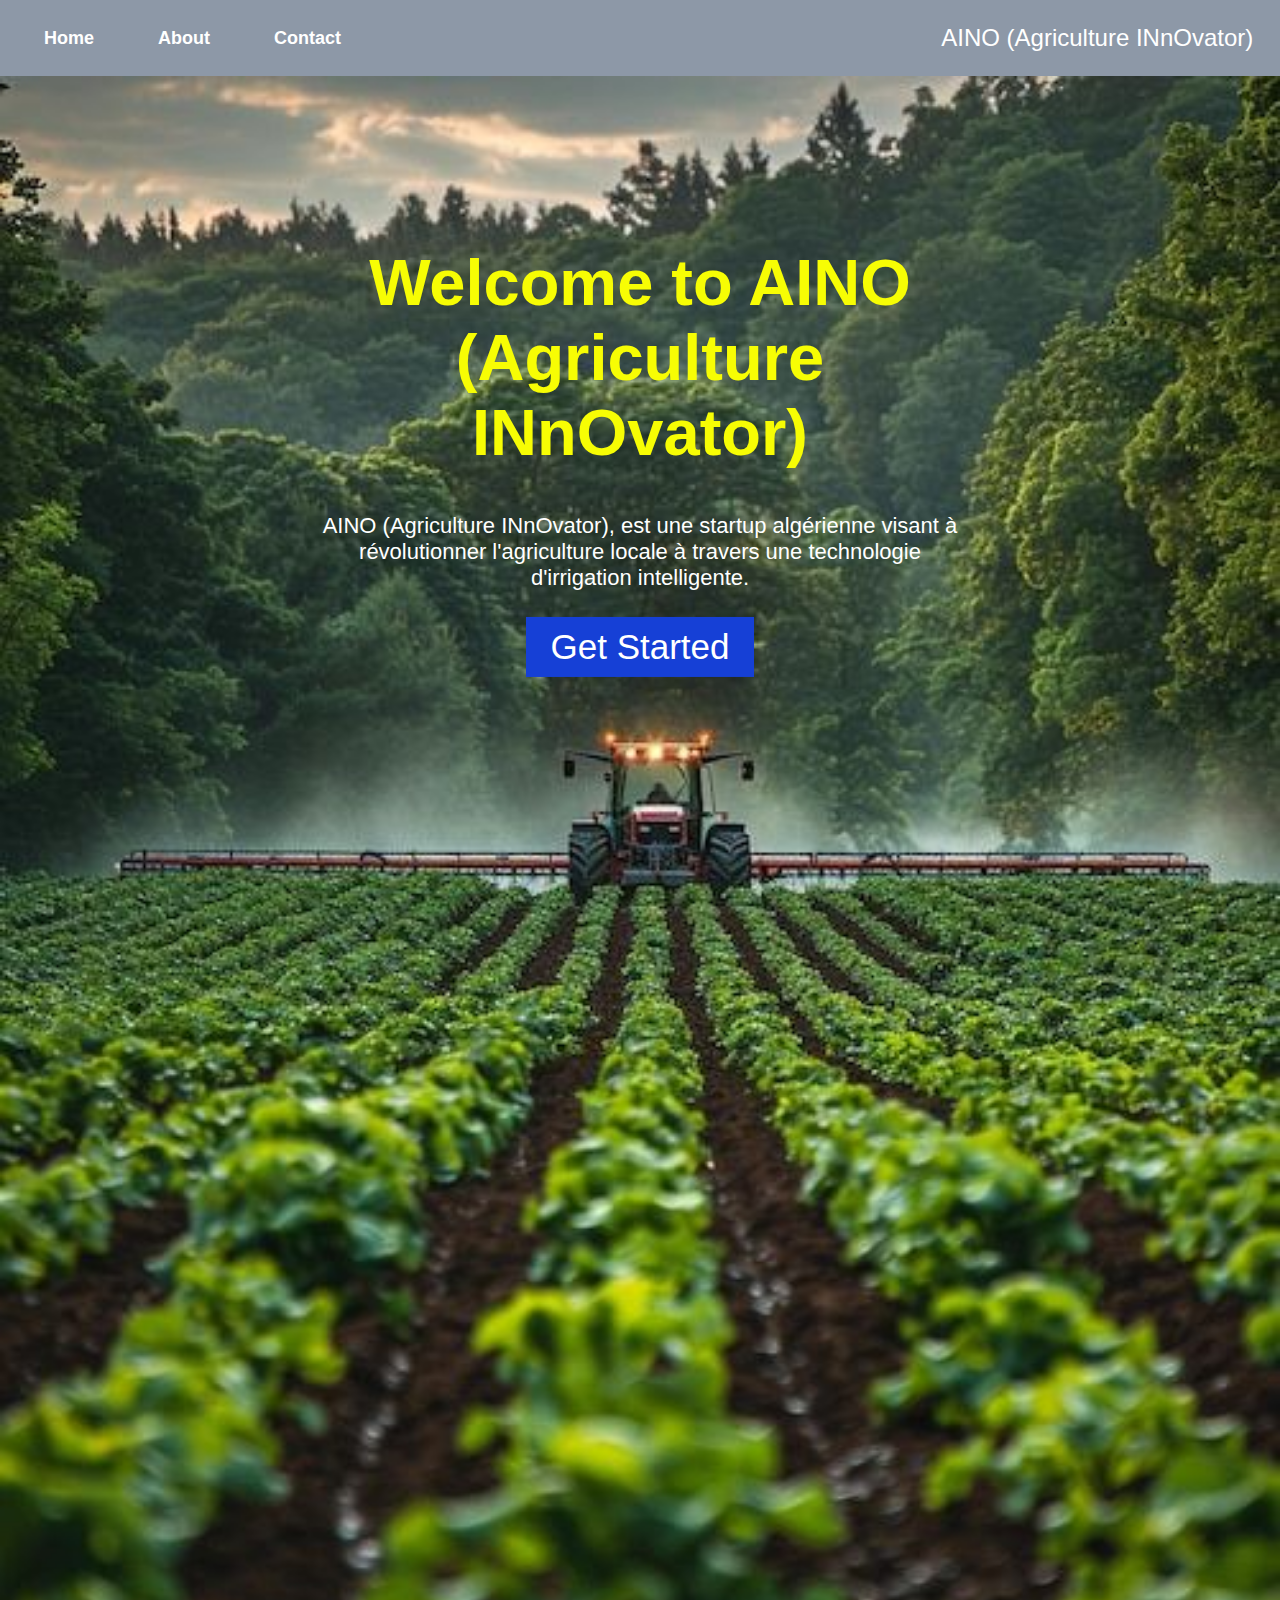
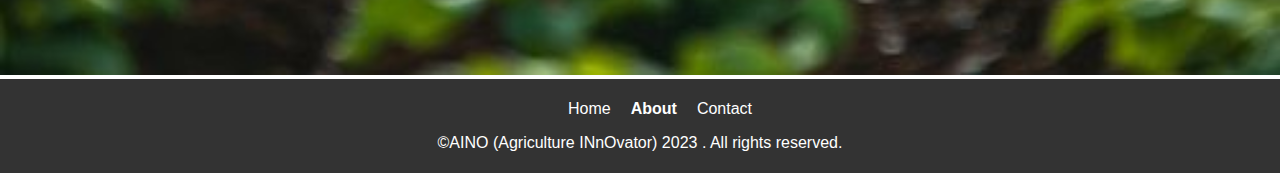
<file: PROJET FINALE/index.html>
<!DOCTYPE html>
<html lang="en">
<head>
    <meta charset="UTF-8">
    <meta name="viewport" content="width=device-width, initial-scale=1.0">
    <link rel="stylesheet" href="index.css">
    <title>AINO (Agriculture INnOvator)</title>
</head>
<body>

    <header>
        <nav>
            <ul>
                <li><b><a href="#home">Home</a></b></li>
                <li><b><a href="file:///C:/Users/yasmine/OneDrive/Desktop/PROJET%20FINALE/about.html">About</a></b></li>
                <li><b><a href="https://www.linkedin.com/in/yasmine-bouaziz-b36186330/">Contact</a></b></li>
            </ul>
        </nav>
        <p><b>AINO (Agriculture INnOvator)  &nbsp;  &nbsp; </b>  </p>
    </header>

    
        <div class="header">
        
            <img src="bg.jpg" alt="Agriculture Background">
            </div>
        <div class="hero">
            <h1>Welcome to AINO (Agriculture INnOvator)</h1>
            <p>AINO (Agriculture INnOvator), est une startup algérienne visant à révolutionner l'agriculture locale
                 à travers une technologie d'irrigation intelligente. </p>
            <form action="content.html" method="get">
                <button type="submit">Get Started</button></form>
            </div>
  <footer>
        <ul>
            <li><a href="#home">Home</a></li>
            <li><b><a href="file:///C:/Users/yasmine/OneDrive/Desktop/PROJET%20FINALE/about.html">About</a></b></li>
            <li><a href="https://www.linkedin.com/in/yasmine-bouaziz-b36186330/">Contact</a></li>
        </ul>
        <p>&copy;AINO (Agriculture INnOvator) 2023 . All rights reserved.</p>
    </footer>

</body>
</html>
</file>
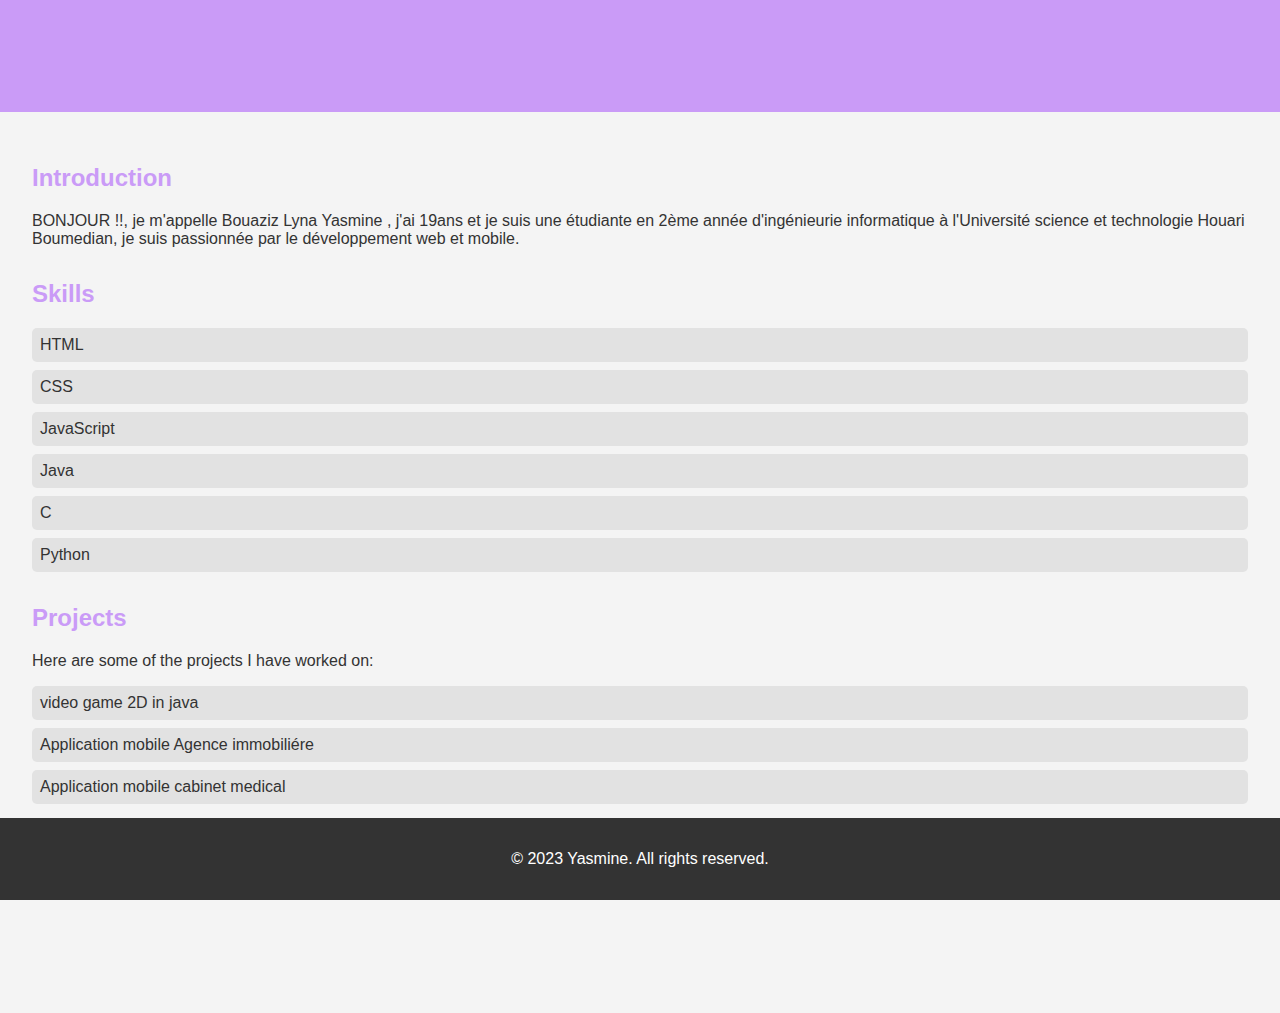
<file: PROJET FINALE/about.html>
<!DOCTYPE html>
<html lang="en">
<head>
    <meta charset="UTF-8">
    <meta name="viewport" content="width=device-width, initial-scale=1.0">
    <title>About Me</title>
    <link rel="stylesheet" href="about.css">
</head>
<body>
    <header>
        <h1>About Me</h1>
    </header>
    <main>
        <section id="introduction">
            <h2>Introduction</h2>
            <p>BONJOUR !!, je m'appelle Bouaziz Lyna Yasmine , j'ai 19ans et je suis 
                une étudiante en 2ème année d'ingénieurie  informatique à l'Université science et technologie Houari Boumedian, je suis passionnée par le développement web et mobile.
            </p>
        </section>
        <section id="skills">
            <h2>Skills</h2>
            <ul>
                <li>HTML</li>
                <li>CSS</li>
                <li>JavaScript</li>
                <li>Java</li>
                <li>C</li>
                <li>Python</li>
            </ul>
        </section>
        <section id="projects">
            <h2>Projects</h2>
            <p>Here are some of the projects I have worked on:</p>
            <ul>
                <li>video game 2D in java</li>
                <li>Application mobile Agence immobiliére </li>
                <li>Application mobile cabinet medical</li>
            </ul>
        </section>
        <section id="contact">
            <h2>Contact</h2>
            <p>You can reach me at <a href="mailto:bouazyasmine@gmail.com">bouazyasmine@gmail.com</a>.</p>
        </section>
    </main>
    <footer>
        <p>&copy; 2023 Yasmine. All rights reserved.</p>
    </footer>
</body>
</html>
</file>
<file: PROJET FINALE/about.css>
body {
    font-family: Arial, sans-serif;
    margin: 0;
    padding: 0;
    background-color: #f4f4f4;
    color: #333;
}

header {
    background-color: #CA9BF7; /* Baby Purple */
    color: white;
    padding: 1rem 0;
    text-align: center;
}

main {
    padding: 2rem;
}

h1, h2 {
    color: #CA9BF7; /* Baby Purple */
}

section {
    margin-bottom: 2rem;
}

ul {
    list-style-type: none;
    padding: 0;
}

ul li {
    background-color: #e2e2e2;
    margin: 0.5rem 0;
    padding: 0.5rem;
    border-radius: 5px;
}

a {
    color: #F4C2C2; /* Baby Pink */
    text-decoration: none;
}

a:hover {
    text-decoration: underline;
}

footer {
    background-color: #333;
    color: white;
    text-align: center;
    padding: 1rem 0;
    position: fixed;
    width: 100%;
    bottom: 0;
}
main {
    padding: 2rem;
    padding-bottom: 5rem; /* Ajout de padding en bas pour éviter le chevauchement */
}

h1, h2 {
    color: #CA9BF7; /* Baby Purple */
}

section {
    margin-bottom: 2rem;
}

ul {
    list-style-type: none;
    padding: 0;
}

ul li {
    background-color: #e2e2e2;
    margin: 0.5rem 0;
    padding: 0.5rem;
    border-radius: 5px;
}

a {
    color: #F4C2C2; /* Baby Pink */
    text-decoration: none;
}

a:hover {
    text-decoration: underline;
}

footer {
    background-color: #333;
    color: white;
    text-align: center;
    padding: 1rem 0;
    position: fixed;
    width: 100%;
    bottom: 0;
}
</file>
<file: PROJET FINALE/index.css>
/* Reset and base styles */
body {
    margin: 0;
    padding: 0;
    font-family: Arial, sans-serif;
}

/* Header styles */
header {
    display: flex;
    justify-content: space-between;
    align-items: center;
    background-color: #8D98A7;
    color: white;
    padding: small;
  
    
}

nav ul {
    list-style: none;
    display: flex;
    padding: 0;
    margin: 12px;
    justify-content: center;
}

nav li {
    margin: 0 32px;
}
header nav ul li a {
    font-size: 18px; /* You can adjust the font size as per your requirement */
    font-family: 'Montserrat Alternates', sans-serif; /* Applying the custom font */
    text-decoration: none; /* Removing underline from the links */
   
   
}


header p {
    font-size: 24px; /* You can adjust the font size as per your requirement */
    font-family: 'Montserrat Alternates', sans-serif; /* Applying the custom font */
    font-weight: 300; /* Setting the font weight */
    /* color: #555; Setting the color of the text */
}


nav a {
    text-decoration: none;
    color: white;
}

/* Hero section styles */
.header {
    position: relative;
    text-align: center; /* Adjust the height as needed */
}

.header img {
    width: 100%;
    height: 100%;
    
}

.hero {
    position: absolute;
    top: 49%;
    left: 50%;
    transform: translate(-50%, -50%);
    text-align: center;
}


footer {
    background-color: #333;
    color: white;
    padding: 5px;
    margin: 0;
    text-align: center;
}

.footer-content {
    display: flex;
    justify-content: space-between;
    align-items: center;
}

.hero h1 {
    font-family: 'Montserrat Alternates', sans-serif;
    font-size: 65px;
    color: #F7FD04;
    text-align: center;
}

.hero p {
    font-family: 'Montserrat Alternates', sans-serif;
    font-size: 22px; /* Adjust the size as needed */
    color: white;
    top: 30%;
}

button{font-family: 'Montserrat Alternates', sans-serif;
font-size: 35px;
background-color: #8D98A7;
}


button[type="submit"] {
    background-color: #1640D6; /* Green */
    border: none;
    color: white;
    padding: 10px 25px;
    text-align: center;
    text-decoration: none;
    display: inline-block;
    font-size: 35px;
    margin: 4px 2px;
    transition-duration: 0.4s;
    font-family: 'Montserrat Alternates', sans-serif;
    cursor: pointer;
    
  }
  
  button[type="submit"]:hover {
    background-color: white;
    color: black;
    border: 8px solid white;
    
  }
  


footer ul {
    list-style: none;
    display: flex;
    justify-content: center;
    gap: 20px;
}

footer a {
    text-decoration: none;
    color: white;
}
</file>
